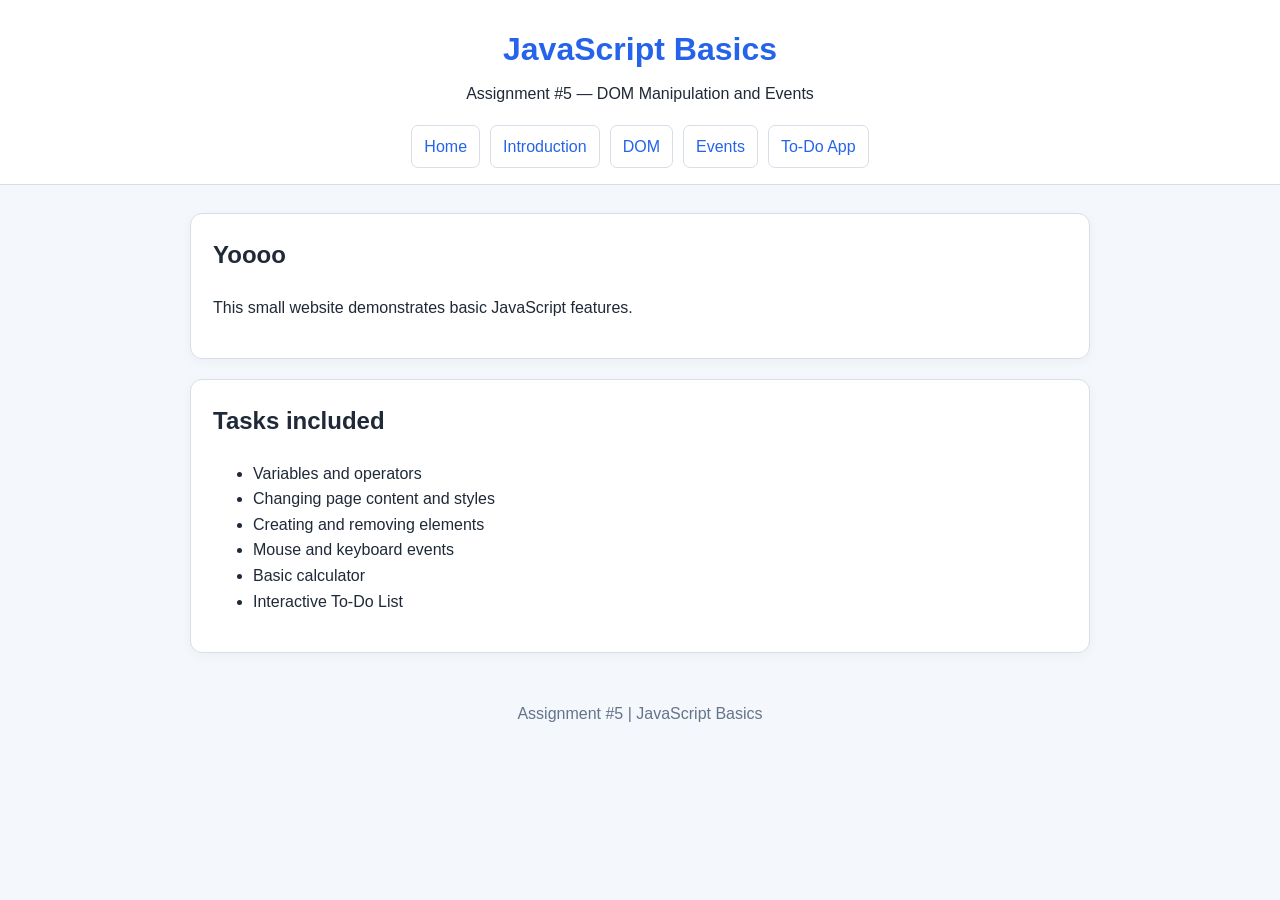
<file: index.html>
<!DOCTYPE html>
<html lang="en">
<head>
  <meta charset="UTF-8">
  <meta name="viewport" content="width=device-width, initial-scale=1.0">
  <title>JavaScript Basics</title>
  <link rel="stylesheet" href="style.css">
</head>
<body>
  <header>
    <h1>JavaScript Basics</h1>
    <p>Assignment #5 — DOM Manipulation and Events</p>
    <nav>
      <a href="index.html">Home</a>
      <a href="intro.html">Introduction</a>
      <a href="dom.html">DOM</a>
      <a href="events.html">Events</a>
      <a href="todo.html">To-Do App</a>
    </nav>
  </header>
  <main>
    <section class="card">
      <h2>Yoooo</h2>
      <p>This small website demonstrates basic JavaScript features.</p>
    </section>
    <section class="card">
      <h2>Tasks included</h2>
      <ul>
        <li>Variables and operators</li>
        <li>Changing page content and styles</li>
        <li>Creating and removing elements</li>
        <li>Mouse and keyboard events</li>
        <li>Basic calculator</li>
        <li>Interactive To-Do List</li>
      </ul>
    </section>
  </main>
  <footer>Assignment #5 | JavaScript Basics</footer>
</body>
</html>
</file>
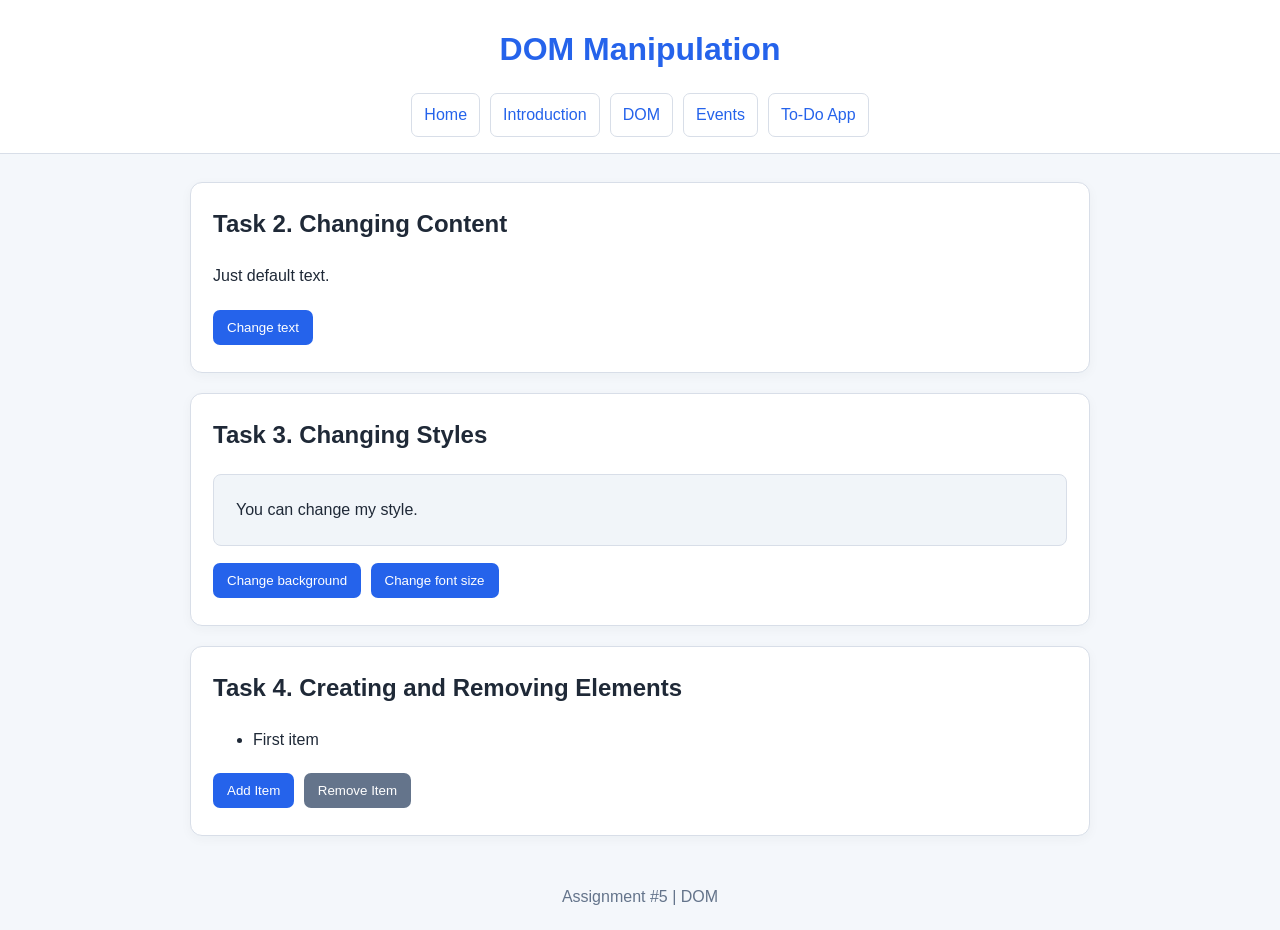
<file: dom.html>
<!DOCTYPE html>
<html lang="en">
<head>
  <meta charset="UTF-8">
  <meta name="viewport" content="width=device-width, initial-scale=1.0">
  <title>DOM Manipulation | JavaScript Basics</title>
  <link rel="stylesheet" href="style.css">
  <script src="dom.js" defer></script>
</head>
<body>
  <header>
    <h1>DOM Manipulation</h1>
    <nav>
      <a href="index.html">Home</a><a href="intro.html">Introduction</a>
      <a href="dom.html">DOM</a><a href="events.html">Events</a><a href="todo.html">To-Do App</a>
    </nav>
  </header>
  <main>
    <section class="card">
      <h2>Task 2. Changing Content</h2>
      <p id="changeText">Just default text.</p>
      <button id="changeButton">Change text</button>
    </section>
    <section class="card">
      <h2>Task 3. Changing Styles</h2>
      <div id="styleBox" class="demo-box">You can change my style.</div>
      <button id="colorButton">Change background</button>
      <button id="sizeButton">Change font size</button>
    </section>
    <section class="card">
      <h2>Task 4. Creating and Removing Elements</h2>
      <ul id="itemList"><li>First item</li></ul>
      <button id="addItem">Add Item</button>
      <button id="removeItem" class="secondary">Remove Item</button>
    </section>
  </main>
  <footer>Assignment #5 | DOM</footer>
</body>
</html>
</file>
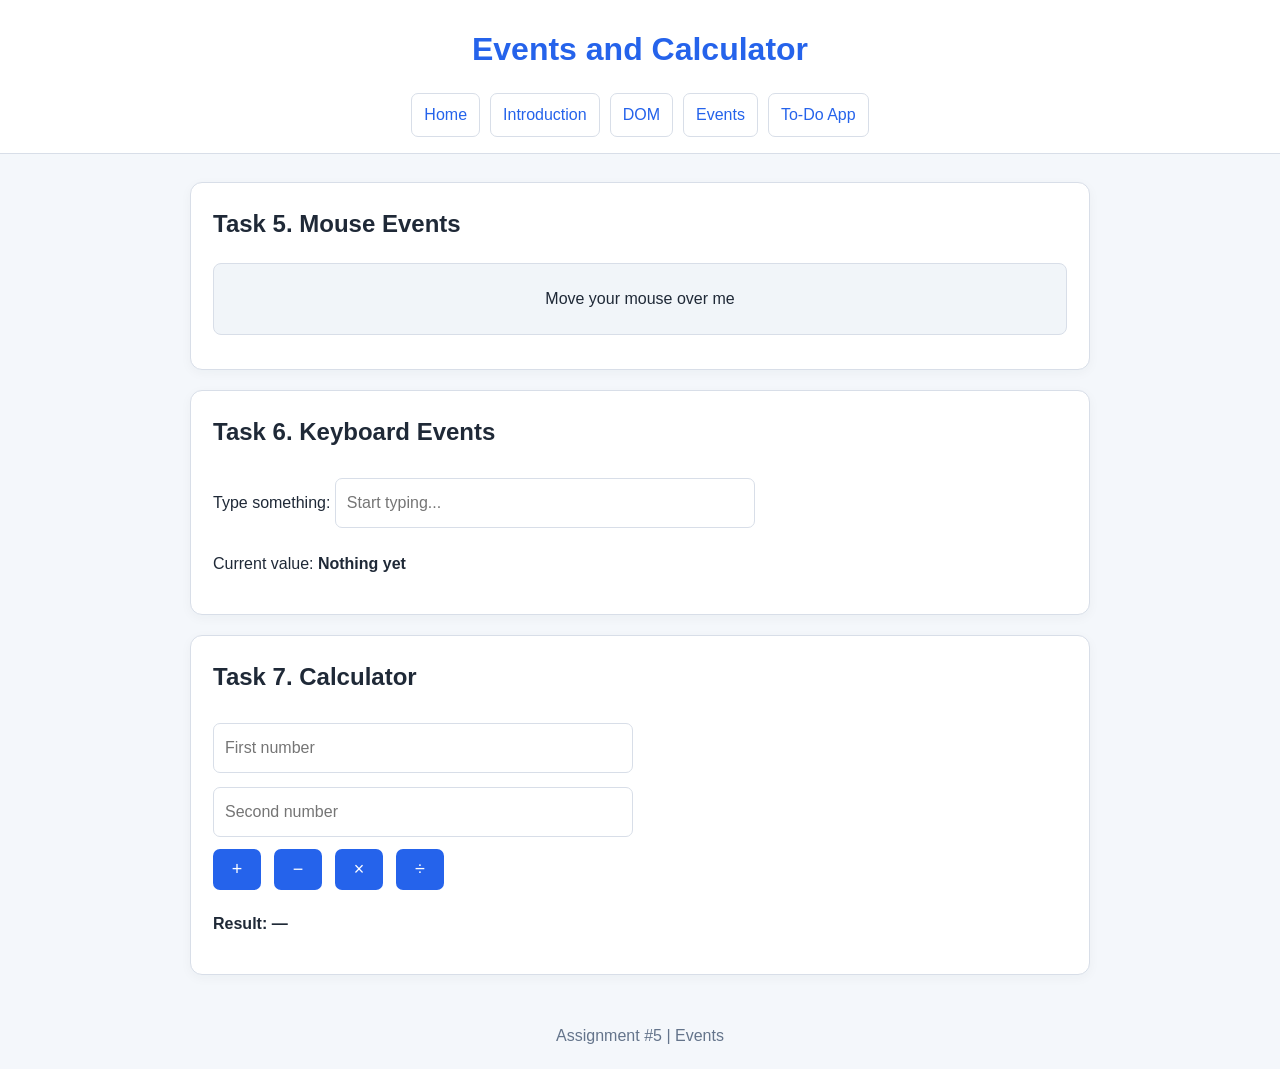
<file: events.html>
<!DOCTYPE html>
<html lang="en">
<head>
  <meta charset="UTF-8">
  <meta name="viewport" content="width=device-width, initial-scale=1.0">
  <title>Events and Calculator | JavaScript Basics</title>
  <link rel="stylesheet" href="style.css">
  <script src="events.js" defer></script>
</head>
<body>
  <header>
    <h1>Events and Calculator</h1>
    <nav>
      <a href="index.html">Home</a>
      <a href="intro.html">Introduction</a>
      <a href="dom.html">DOM</a>
      <a href="events.html">Events</a>
      <a href="todo.html">To-Do App</a>
    </nav>
  </header>
  <main>
    <section class="card">
      <h2>Task 5. Mouse Events</h2>
      <div id="mouseBox" class="demo-box mouse-box">Move your mouse over me</div>
    </section>
    <section class="card">
      <h2>Task 6. Keyboard Events</h2>
      <label for="liveInput">Type something:</label>
      <input id="liveInput" type="text" placeholder="Start typing...">
      <p>Current value: <strong id="liveOutput">Nothing yet</strong></p>
    </section>
    <section class="card">
      <h2>Task 7. Calculator</h2>
      <div class="calculator">
        <input id="firstNumber" type="number" placeholder="First number">
        <input id="secondNumber" type="number" placeholder="Second number">
        <div class="button-row">
          <button data-operation="add">+</button>
          <button data-operation="subtract">−</button>
          <button data-operation="multiply">×</button>
          <button data-operation="divide">÷</button>
        </div>
        <p id="calcResult">Result: —</p>
      </div>
    </section>
  </main>
  <footer>Assignment #5 | Events</footer>
</body>
</html>
</file>
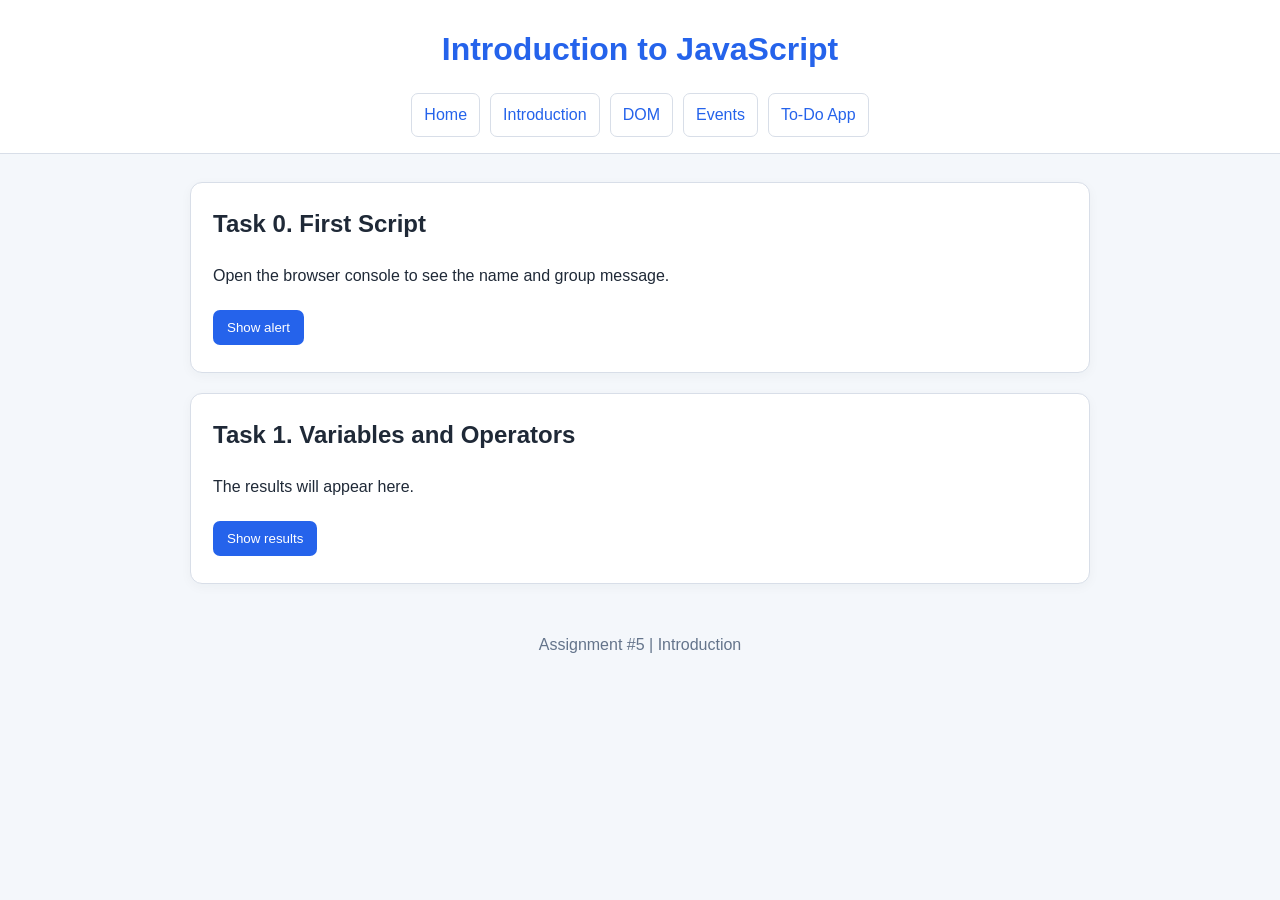
<file: intro.html>
<!DOCTYPE html>
<html lang="en">
<head>
  <meta charset="UTF-8">
  <meta name="viewport" content="width=device-width, initial-scale=1.0">
  <title>Introduction | JavaScript Basics</title>
  <link rel="stylesheet" href="style.css">
  <script src="intro.js" defer></script>
</head>
<body>
  <header>
    <h1>Introduction to JavaScript</h1>
    <nav>
      <a href="index.html">Home</a><a href="intro.html">Introduction</a>
      <a href="dom.html">DOM</a><a href="events.html">Events</a><a href="todo.html">To-Do App</a>
    </nav>
  </header>
  <main>
    <section class="card">
      <h2>Task 0. First Script</h2>
      <p>Open the browser console to see the name and group message.</p>
      <button id="helloButton">Show alert</button>
    </section>
    <section class="card">
      <h2>Task 1. Variables and Operators</h2>
      <p id="variableOutput">The results will appear here.</p>
      <button id="showResults">Show results</button>
    </section>
  </main>
  <footer>Assignment #5 | Introduction</footer>
</body>
</html>
</file>
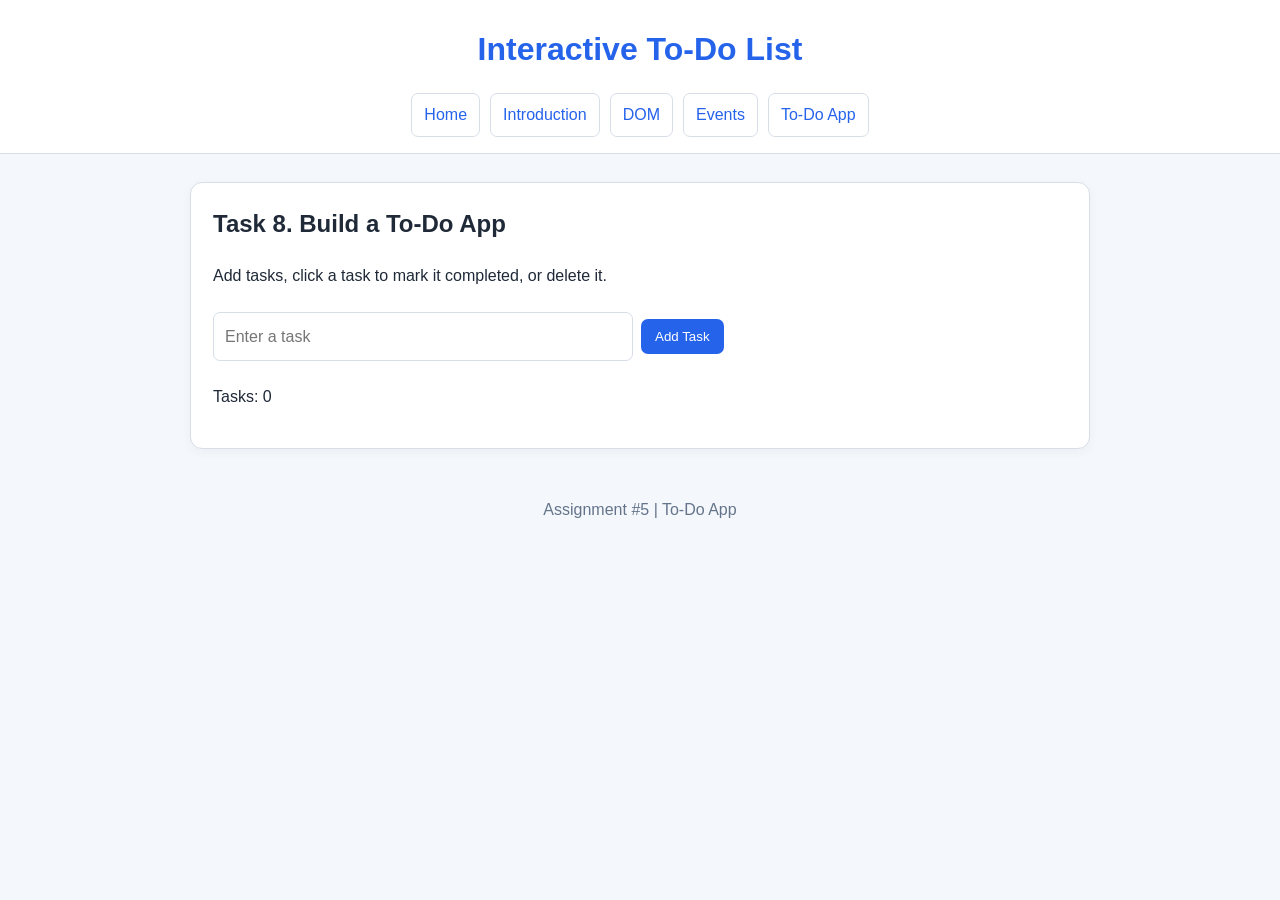
<file: todo.html>
<!DOCTYPE html>
<html lang="en">
<head>
  <meta charset="UTF-8">
  <meta name="viewport" content="width=device-width, initial-scale=1.0">
  <title>To-Do App | JavaScript Basics</title>
  <link rel="stylesheet" href="style.css">
  <script src="todo.js" defer></script>
</head>
<body>
  <header>
    <h1>Interactive To-Do List</h1>
    <nav>
      <a href="index.html">Home</a><a href="intro.html">Introduction</a>
      <a href="dom.html">DOM</a><a href="events.html">Events</a><a href="todo.html">To-Do App</a>
    </nav>
  </header>
  <main>
    <section class="card">
      <h2>Task 8. Build a To-Do App</h2>
      <p>Add tasks, click a task to mark it completed, or delete it.</p>
      <form id="taskForm">
        <input id="taskInput" type="text" placeholder="Enter a task" autocomplete="off">
        <button type="submit">Add Task</button>
      </form>
      <p id="taskMessage" class="message"></p>
      <ul id="taskList" class="task-list"></ul>
      <p id="taskCount">Tasks: 0</p>
    </section>
  </main>
  <footer>Assignment #5 | To-Do App</footer>
</body>
</html>
</file>
<file: style.css>
* {
  box-sizing: border-box;
}

:root {
  --blue: #2563eb;
  --text: #1f2937;
  --border: #d8dee8;
  --background: #f4f7fb;
}

body {
  margin: 0;
  font-family: Arial, sans-serif;
  color: var(--text);
  background: var(--background);
  line-height: 1.6;
}

header {
  background: white;
  text-align: center;
  padding: 24px 16px 16px;
  border-bottom: 1px solid var(--border);
}

header h1 {
  margin: 0 0 6px;
  color: var(--blue);
}

header p {
  margin-top: 0;
}

nav {
  display: flex;
  flex-wrap: wrap;
  justify-content: center;
  gap: 10px;
  margin-top: 18px;
}

nav a {
  text-decoration: none;
  color: var(--blue);
  padding: 8px 12px;
  border: 1px solid var(--border);
  border-radius: 7px;
}

nav a:hover {
  background: #eff6ff;
}

main {
  width: min(900px, 92%);
  margin: 28px auto;
}

.card {
  background: white;
  border: 1px solid var(--border);
  border-radius: 12px;
  padding: 22px;
  margin-bottom: 20px;
  box-shadow: 0 3px 12px rgba(31, 41, 55, 0.04);
}

.card h2 {
  margin-top: 0;
}

button {
  background: var(--blue);
  color: white;
  border: 0;
  border-radius: 7px;
  padding: 10px 14px;
  margin: 5px 5px 5px 0;
  cursor: pointer;
}

button:hover {
  filter: brightness(0.93);
}

button.secondary {
  background: #64748b;
}

input {
  width: 100%;
  max-width: 420px;
  padding: 11px;
  margin: 7px 0;
  border: 1px solid var(--border);
  border-radius: 7px;
  font: inherit;
}

.demo-box {
  padding: 22px;
  margin: 12px 0;
  border-radius: 8px;
  background: #f1f5f9;
  border: 1px solid var(--border);
  transition: background-color 0.2s;
}

.mouse-box {
  text-align: center;
  cursor: pointer;
}

.calculator {
  max-width: 430px;
}

.button-row {
  display: flex;
  gap: 8px;
}

.button-row button {
  min-width: 48px;
  font-size: 18px;
}

#calcResult {
  font-weight: bold;
}

#taskForm {
  display: flex;
  flex-wrap: wrap;
  align-items: center;
  gap: 8px;
}

#taskForm input {
  flex: 1;
  min-width: 180px;
}

.task-list {
  padding-left: 0;
  list-style: none;
}

.task-list li {
  display: flex;
  align-items: center;
  justify-content: space-between;
  gap: 12px;
  border-bottom: 1px solid var(--border);
  padding: 9px 0;
}

.task-list li span {
  cursor: pointer;
  overflow-wrap: anywhere;
}

.completed {
  text-decoration: line-through;
  color: #64748b;
}

.delete-button {
  background: #dc2626;
  flex-shrink: 0;
}

.message {
  color: #dc2626;
}

footer {
  text-align: center;
  color: #64748b;
  padding: 20px;
}

@media (max-width: 520px) {
  .card {
    padding: 16px;
  }

  #taskForm {
    display: block;
  }

  #taskForm button {
    width: 100%;
  }
}
</file>
